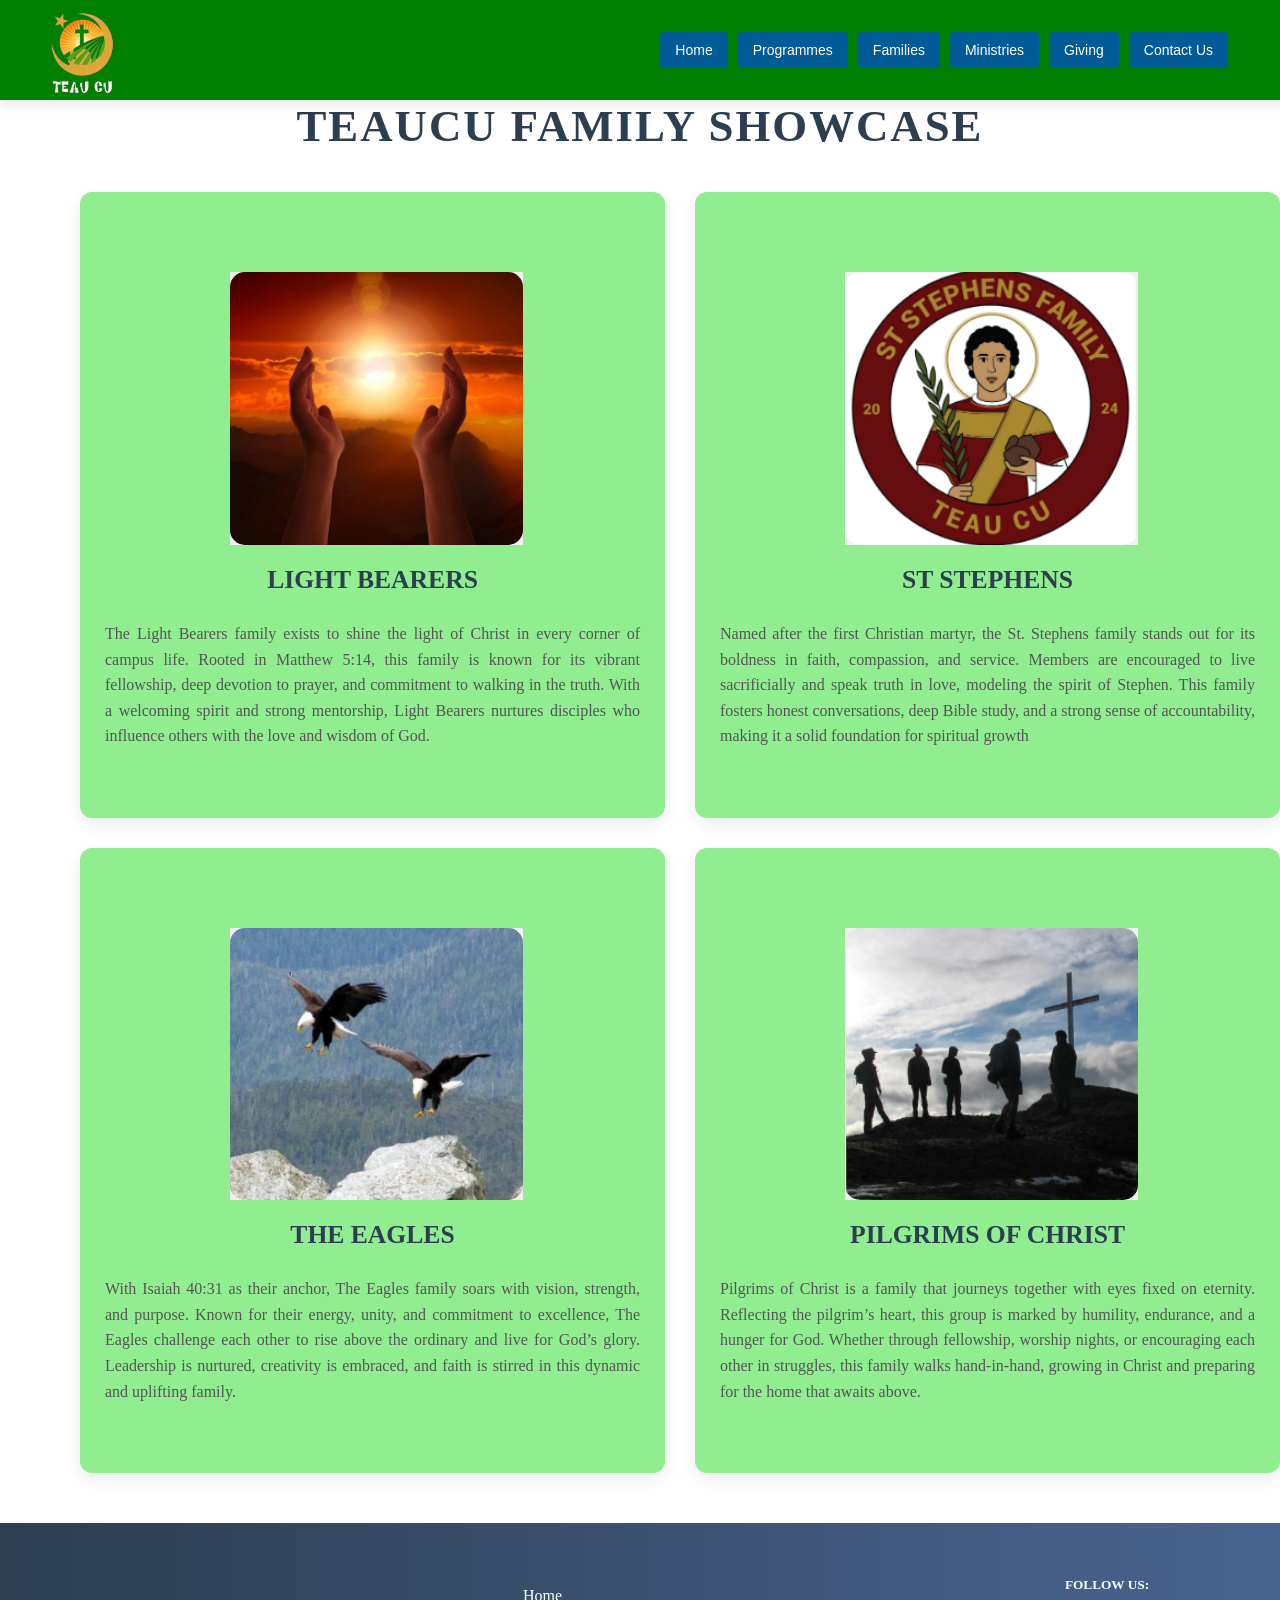
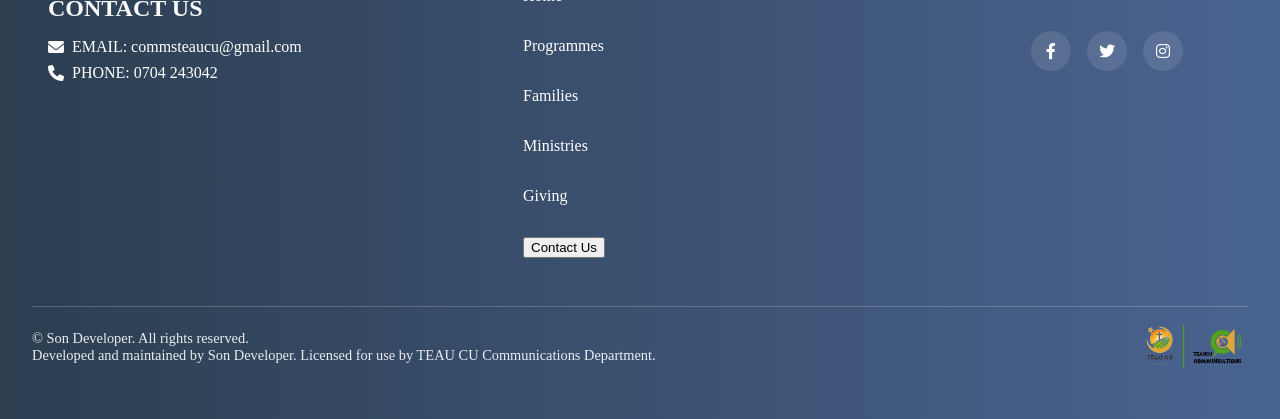
<file: Frontend/family.html>
<!DOCTYPE html>
<html lang="en">
<head>
    <!-- Website developed by Son Developer, © 2025 -->
    <meta charset="UTF-8">
    <meta name="viewport" content="width=device-width, initial-scale=1.0">
    <meta name="author" content="Son Developer">
    <title>Teacu- Families</title>
    <link rel="stylesheet" href="Css/family.css">   
    <link rel="stylesheet" href="https://cdnjs.cloudflare.com/ajax/libs/font-awesome/6.0.0/css/all.min.css">

</head>
<body>
    <header>
        <img class="Logo" src="Images/Logo.png" alt="the Teacu logo">
        <div class="hamburger" onclick="toggleMenu()">&#9776;</div>
        <div class="buttons" id="navMenu">
            <a href="index.html"><button>Home</button></a> 
            <a href="Programmes.html"><button>Programmes</button></a>
            <a href="family.html"><button>Families</button></a>
            <a href="Ministries.html"><button>Ministries</button></a>
            <a href="Giving.html"><button>Giving</button></a>
            <a href="https://forms.gle/Ggm7JXQ8SV6XBELp6" target="_blank"><button>Contact Us</button></a>
        </div>
    </header>

    <div class="page-title">
       <h1 id="dynamic-title">TEAUCU FAMILY SHOWCASE</h1>
    </div>

   

    <div class="maincontent">
        <div class="content-wrapper">
             <div class="image-container">
                <img src="Images/LIGHT BEARERS.png" alt="Technology Image">
            </div>
            <div class="text-content">
                <h1 class="title">LIGHT BEARERS</h1>
                <p class="description"><!-- Website developed by Son Developer, © 2025 -->
                    The Light Bearers family exists to shine the light of Christ in every corner of campus life.
                     Rooted in Matthew 5:14, this family is known for its vibrant fellowship, deep devotion to prayer, 
                     and commitment to walking in the truth. With a welcoming spirit and strong mentorship, 
                    Light Bearers nurtures disciples who influence others with the love and wisdom of God.
                </p>
            </div>
        </div>

        <div class="content-wrapper">
             <div class="image-container">
                <img src="Images/ST STEPHENS.png" alt="Technology Image">
            </div>
            <div class="text-content">
                <h1 class="title">ST STEPHENS</h1>
                <p class="description">
                    Named after the first Christian martyr, the St. Stephens family stands out for its boldness in faith,
                    compassion, and service. Members are encouraged to live sacrificially and speak truth in love, 
                    modeling the spirit of Stephen. This family fosters honest conversations, deep Bible study, 
                    and a strong sense of accountability, making it a solid foundation for spiritual growth
                </p>
            </div>
        </div>

        <div class="content-wrapper">
             <div class="image-container">
                <img src="Images/EAGLES.png" alt="Technology Image">
            </div>
            <div class="text-content">
                <h1 class="title">THE EAGLES</h1>
                <p class="description">
                    With Isaiah 40:31 as their anchor, The Eagles family soars with vision, strength, and purpose.
                     Known for their energy, unity, and commitment to excellence, 
                     The Eagles challenge each other to rise above the ordinary and live for God’s glory. 
                     Leadership is nurtured, creativity is embraced,
                     and faith is stirred in this dynamic and uplifting family.
                </p>
            </div>
        </div><!-- Website developed by Son Developer, © 2025 -->

        <div class="content-wrapper">
             <div class="image-container">
                <img src="Images/PILGRIMS OF CHRIST.png" alt="Technology Image">
            </div>
            <div class="text-content">
                <h1 class="title">PILGRIMS OF CHRIST</h1>
                <p class="description">
                    Pilgrims of Christ is a family that journeys together with eyes fixed on eternity.
                     Reflecting the pilgrim’s heart, this group is marked by humility, endurance, and a hunger for God.
                     Whether through fellowship, worship nights, or encouraging each other in struggles, this family walks hand-in-hand, 
                    growing in Christ and preparing for the home that awaits above.
                </p>
            </div>
        </div>
    </div><!-- Website developed by Son Developer, © 2025 -->
    
    
    <footer>
        <div class="footer-section bottomcontacts">
            <h3>CONTACT US</h3>
            <p><i class="fas fa-envelope"></i> &nbsp; EMAIL: commsteaucu@gmail.com</p>
            <p><i class="fas fa-phone"></i> &nbsp; PHONE: 0704 243042</p>
        </div>

        <div class="footer-section headbuttons">
            <a href="index.html">Home</a>
            <a href="Programmes.html">Programmes</a>
            <a href="family.html">Families</a>
            <a href="Ministries.html">Ministries</a>
            <a href="Giving.html">Giving</a>
            <a href="https://forms.gle/Ggm7JXQ8SV6XBELp6" target="_blank"><button>Contact Us</button></a>
        </div>
<!-- Website developed by Son Developer, © 2025 -->
        <div>
            <h5 class="follow">FOLLOW US:</h5>
            <div class="footer-section social-icons">            
                <a href="https://facebook.com" class="icon" target="_blank"><i class="fab fa-facebook-f"></i></a>
                <a href="https://twitter.com" class="icon" target="_blank"><i class="fab fa-twitter"></i></a>
                <a href="https://instagram.com" class="icon" target="_blank"><i class="fab fa-instagram"></i></a>
            </div>
        </div>
        

        <div class="bottom-row">
            <div class="bottomfooter">
                 <!-- Website developed by Son Developer, © 2025 --> 
                  <p>&copy; <span id="year"></span> Son Developer. All rights reserved.<br>
                    Developed and maintained by Son Developer. Licensed for use by TEAU CU Communications Department.</p>

            </div>
            <img src="Images/logobottom.png" alt="footerimage" class="footer-image">
        </div>
    </footer>
    <!-- Website developed by Son Developer, © 2025 -->
    

    <script src="Javascript/index.js"></script>
    <!-- Website developed by Son Developer, © 2025 -->
</body>
<!-- Website developed by Son Developer, © 2025 -->
</html>
</file>
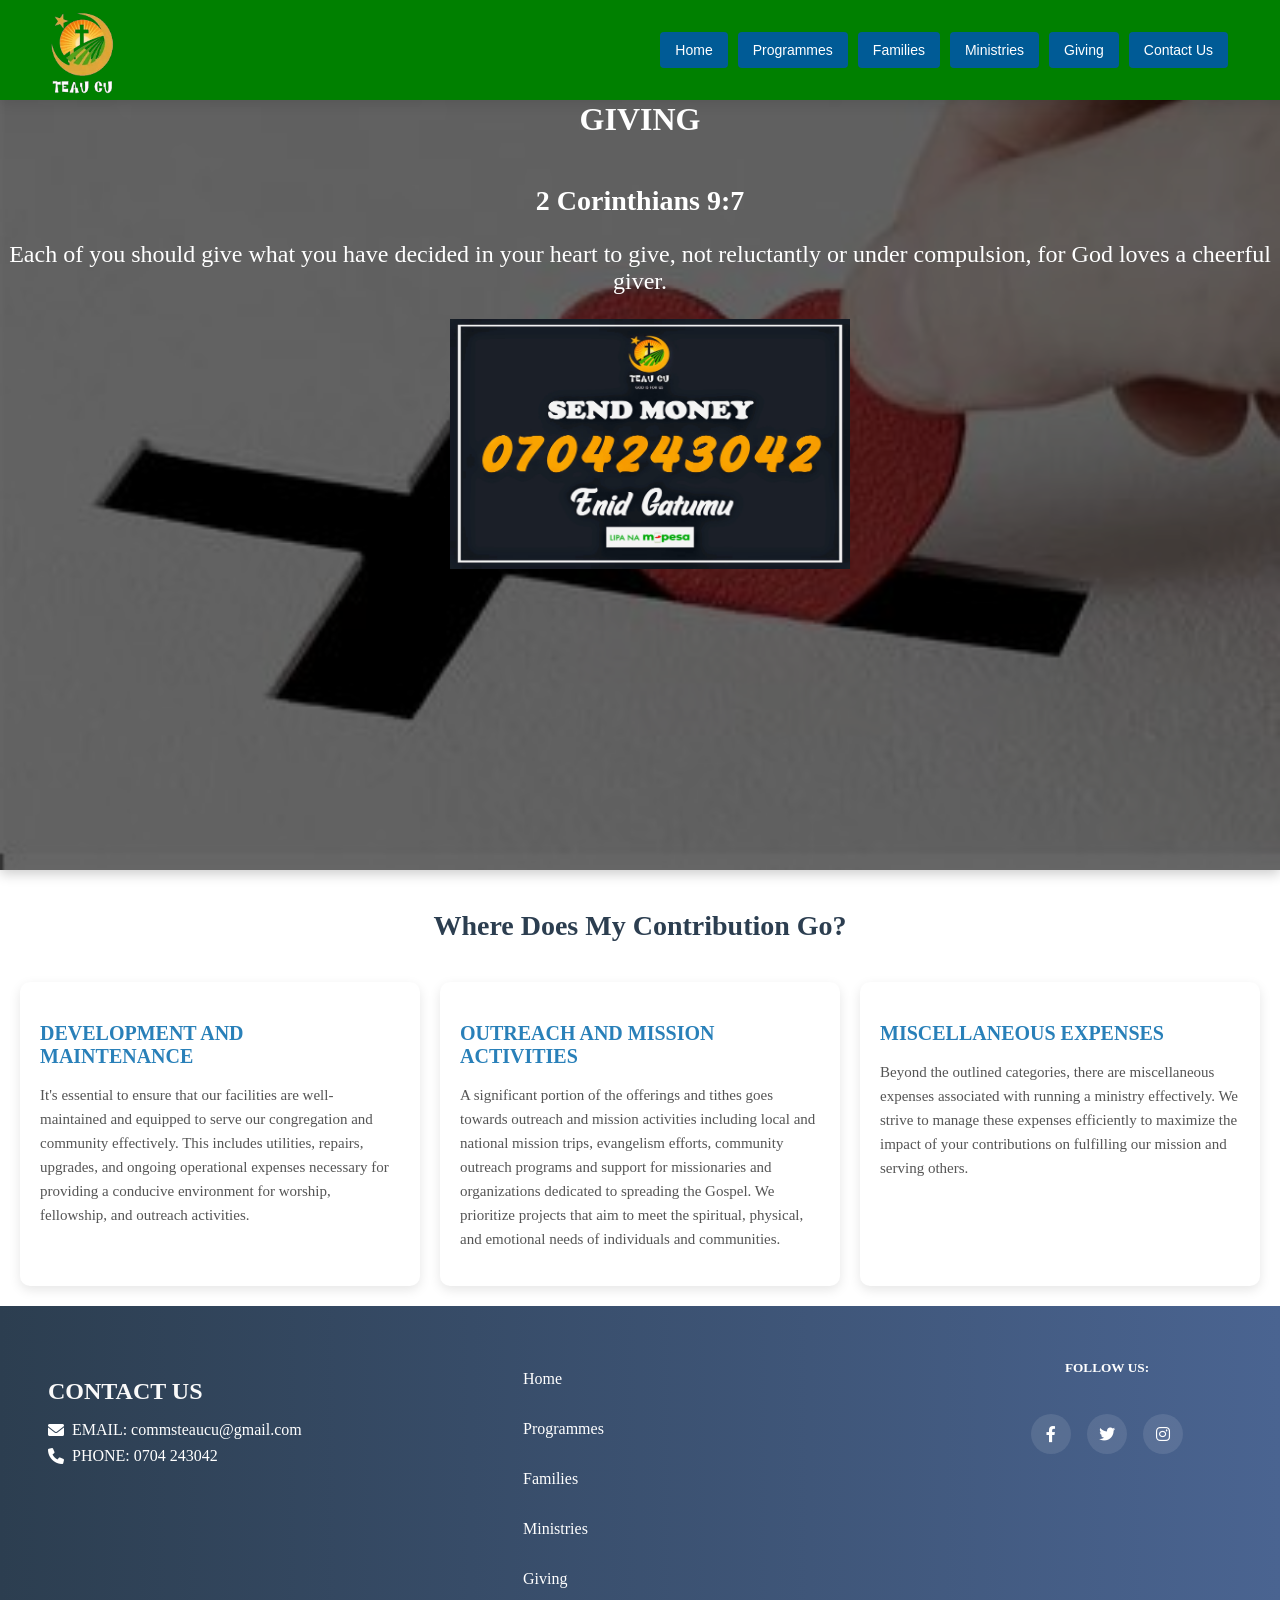
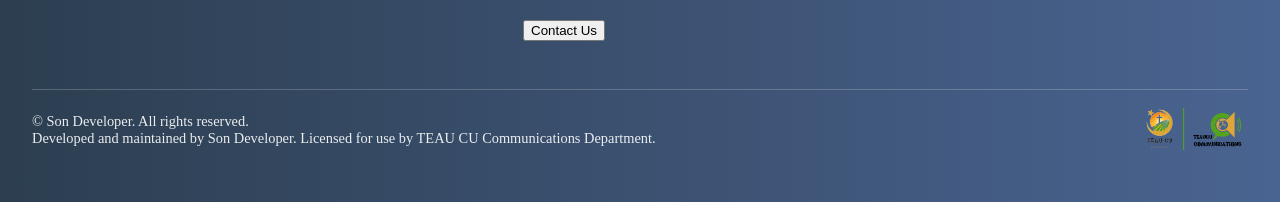
<file: Frontend/Giving.html>
<!DOCTYPE html>
<!-- Website developed by Son Developer, © 2025 -->
<html lang="en">
<head>
    <meta charset="UTF-8">
    <meta name="viewport" content="width=device-width, initial-scale=1.0">
    <meta name="author" content="Son Developer">
    <title>Teacu- Home</title>
    <link rel="stylesheet" href="Css/Giving.css">   
    <link rel="stylesheet" href="https://cdnjs.cloudflare.com/ajax/libs/font-awesome/6.0.0/css/all.min.css">

</head>
<body>
    <!-- Website developed by Son Developer, © 2025 -->
    <header>
        <img class="Logo" src="Images/Logo.png" alt="the Teacu logo">
        <div class="hamburger" onclick="toggleMenu()">&#9776;</div>
        <div class="buttons" id="navMenu">
            <a href="index.html"><button>Home</button></a> 
            <a href="Programmes.html"><button>Programmes</button></a>
            <a href="family.html"><button>Families</button></a>
            <a href="Ministries.html"><button>Ministries</button></a>
            <a href="Giving.html"><button>Giving</button></a>
            <a href="https://forms.gle/Ggm7JXQ8SV6XBELp6" target="_blank"><button>Contact Us</button></a>
            
        </div>
    </header>

    <div class="giving-container">
        <img src="Images/red-heart-symbol-put-by-260nw-411395353.png" alt="Giving offering image">
        <div class="overlay">
            <h1>GIVING</h1>
            <h5>2 Corinthians 9:7 </h5>
            <p class="p1">Each of you should give what you have decided in your heart to give, not reluctantly or under compulsion, for God loves a cheerful giver.</p>
            <img src="Images/Lipa na mpesa.jpg" alt="Lipa na mpesa">
        </div>
    </div>
    <!-- Website developed by Son Developer, © 2025 -->
    <div class="section-title">Where Does My Contribution Go?</div>

    <div class="contribution-row">
        <div class="column">
            <h3>DEVELOPMENT AND MAINTENANCE</h3>
            <p>
                It's essential to ensure that our facilities are well-maintained and equipped to serve our congregation and community effectively. This includes utilities, repairs, upgrades, and ongoing operational expenses necessary for providing a conducive environment for worship, fellowship, and outreach activities.
            </p>
        </div>

        <div class="column">
            <h3>OUTREACH AND MISSION ACTIVITIES</h3>
            <p>
                A significant portion of the offerings and tithes goes towards outreach and mission activities including local and national mission trips, evangelism efforts, community outreach programs and support for missionaries and organizations dedicated to spreading the Gospel. We prioritize projects that aim to meet the spiritual, physical, and emotional needs of individuals and communities.
            </p>
        </div>

        <div class="column">
            <h3>MISCELLANEOUS EXPENSES</h3>
            <p>
               Beyond the outlined categories, there are miscellaneous expenses associated with running a ministry effectively. We strive to manage these expenses efficiently to maximize the impact of your contributions on fulfilling our mission and serving others.
            </p>
        </div>
    </div>

    <!-- Website developed by Son Developer, © 2025 -->
    <footer>
        <div class="footer-section bottomcontacts">
            <h3>CONTACT US</h3>
            <p><i class="fas fa-envelope"></i> &nbsp; EMAIL: commsteaucu@gmail.com</p>
            <p><i class="fas fa-phone"></i> &nbsp; PHONE: 0704 243042</p>
        </div>

        <div class="footer-section headbuttons">
            <a href="index.html">Home</a>
            <a href="Programmes.html">Programmes</a>
            <a href="family.html">Families</a>
            <a href="Ministries.html">Ministries</a>
            <a href="Giving.html">Giving</a>
            <a href="https://forms.gle/Ggm7JXQ8SV6XBELp6" target="_blank"><button>Contact Us</button></a>
        </div>

        <div>
            <h5 class="follow">FOLLOW US:</h5>
            <div class="footer-section social-icons">            
                <a href="https://facebook.com" class="icon" target="_blank"><i class="fab fa-facebook-f"></i></a>
                <a href="https://twitter.com" class="icon" target="_blank"><i class="fab fa-twitter"></i></a>
                <a href="https://instagram.com" class="icon" target="_blank"><i class="fab fa-instagram"></i></a>
            </div>
        </div>
        
        <!-- Website developed by Son Developer, © 2025 -->
        <div class="bottom-row">
            <div class="bottomfooter">
                 <!-- Website developed by Son Developer, © 2025 --> 
                  <p>&copy; <span id="year"></span> Son Developer. All rights reserved.<br>
                    Developed and maintained by Son Developer. Licensed for use by TEAU CU Communications Department.</p>

            </div>
            <img src="Images/logobottom.png" alt="footerimage" class="footer-image">
        </div>
    </footer>


     <!-- Website developed by Son Developer, © 2025 -->
    <script src="Javascript/index.js"></script>
</body>
<!-- Website developed by Son Developer, © 2025 -->
</html>
</file>
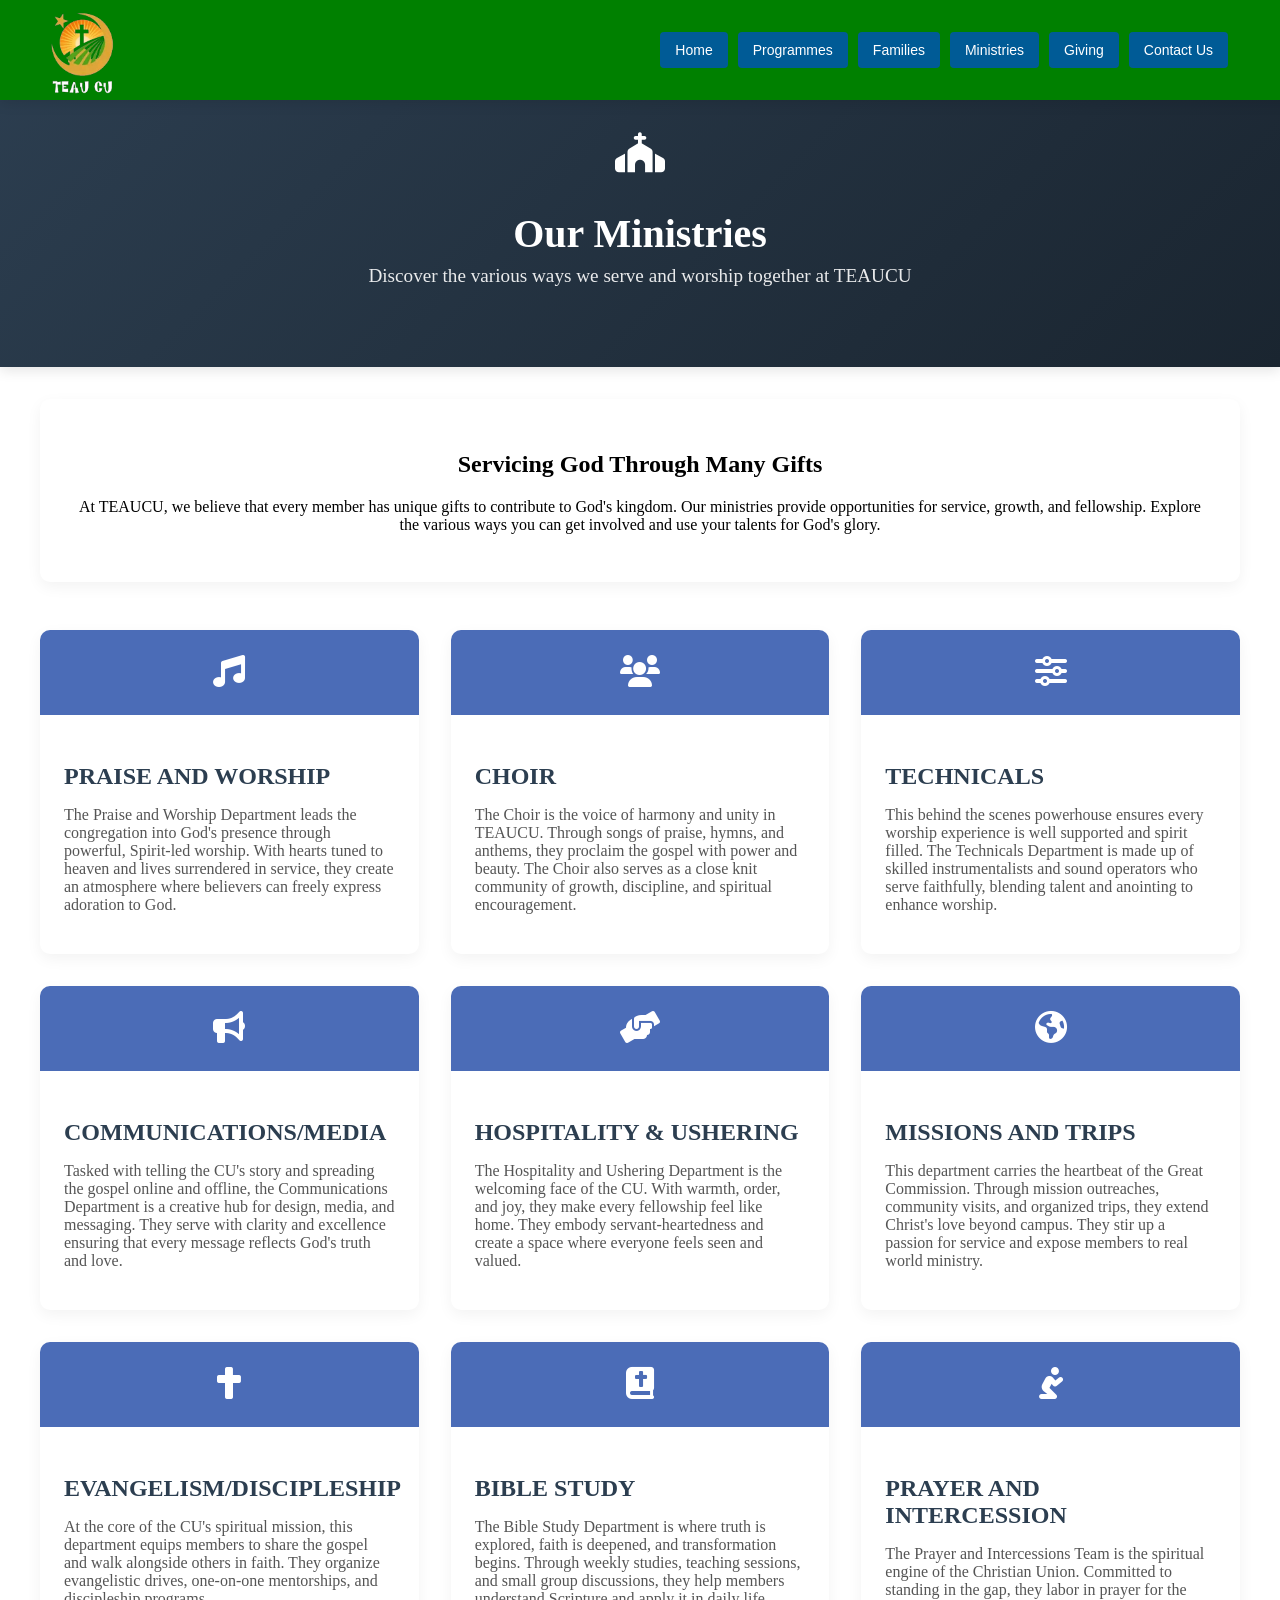
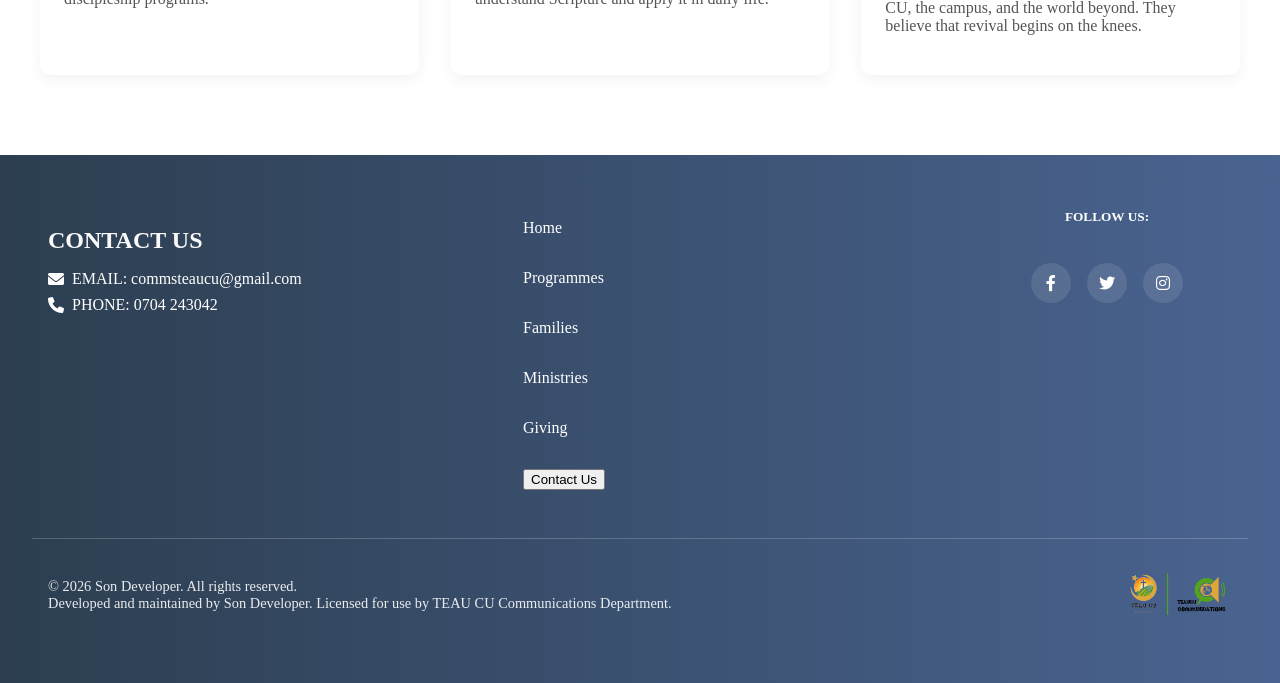
<file: Frontend/Ministries.html>
<!DOCTYPE html>
<html lang="en">
<head>
    <meta charset="UTF-8">
    <meta name="viewport" content="width=device-width, initial-scale=1.0">
    <meta name="author" content="Son Developer">
    <title>Teacu-Programmes</title>  
    <link rel="stylesheet" href="Css/Ministries.css"> 
    <link rel="stylesheet" href="https://cdnjs.cloudflare.com/ajax/libs/font-awesome/6.0.0/css/all.min.css">
</head>
<body>

    <header>
        <img class="Logo" src="Images/Logo.png" alt="the Teacu logo">
        <div class="hamburger" onclick="toggleMenu()">&#9776;</div>
        <div class="buttons" id="navMenu">
            <a href="index.html"><button>Home</button></a> 
            <a href="Programmes.html"><button>Programmes</button></a>            
            <a href="family.html"><button>Families</button></a>
            <a href="Ministries.html"><button>Ministries</button></a>
            <a href="Giving.html"><button>Giving</button></a>
            <a href="https://forms.gle/Ggm7JXQ8SV6XBELp6" target="_blank"><button>Contact Us</button></a>
        </div><!-- Website developed by Son Developer, © 2025 -->
    </header>


    <section>
        <div class="logo">
            <i class="fas fa-church"></i>
        </div>
        <h1>Our Ministries</h1>
        <p class="subtitle">Discover the various ways we serve and worship together at TEAUCU</p>
    </section>
    
    <div class="container">
        <div class="ministries-intro">
            <h2>Servicing God Through Many Gifts</h2>
            <p>At TEAUCU, we believe that every member has unique gifts to contribute to God's kingdom. Our ministries provide opportunities for service, growth, and fellowship. Explore the various ways you can get involved and use your talents for God's glory.</p>
        </div>
        
        <div class="ministries-grid">
            <!-- Praise and Worship -->
            <div class="ministry-card">
                <div class="ministry-icon">
                    <i class="fas fa-music"></i>
                </div><!-- Website developed by Son Developer, © 2025 -->
                <div class="ministry-content">
                    <h3 class="ministry-title">PRAISE AND WORSHIP</h3>
                    <p class="ministry-description">The Praise and Worship Department leads the congregation into God's presence through powerful, Spirit-led worship. With hearts tuned to heaven and lives surrendered in service, they create an atmosphere where believers can freely express adoration to God.</p>
                </div>
            </div>
            
            <!-- Choir -->
            <div class="ministry-card">
                <div class="ministry-icon">
                    <i class="fas fa-users"></i>
                </div>
                <div class="ministry-content">
                    <h3 class="ministry-title">CHOIR</h3>
                    <p class="ministry-description">The Choir is the voice of harmony and unity in TEAUCU. Through songs of praise, hymns, and anthems, they proclaim the gospel with power and beauty. The Choir also serves as a close knit community of growth, discipline, and spiritual encouragement.</p>
                </div>
            </div>
            
            <!-- Technicals -->
            <div class="ministry-card">
                <div class="ministry-icon">
                    <i class="fas fa-sliders-h"></i>
                </div>
                <div class="ministry-content">
                    <h3 class="ministry-title">TECHNICALS</h3>
                    <p class="ministry-description">This behind the scenes powerhouse ensures every worship experience is well supported and spirit filled. The Technicals Department is made up of skilled instrumentalists and sound operators who serve faithfully, blending talent and anointing to enhance worship.</p>
                </div>
            </div>
            <!-- Website developed by Son Developer, © 2025 -->
            <!-- Communications/Media -->
            <div class="ministry-card">
                <div class="ministry-icon">
                    <i class="fas fa-bullhorn"></i>
                </div>
                <div class="ministry-content">
                    <h3 class="ministry-title">COMMUNICATIONS/MEDIA</h3>
                    <p class="ministry-description">Tasked with telling the CU's story and spreading the gospel online and offline, the Communications Department is a creative hub for design, media, and messaging. They serve with clarity and excellence ensuring that every message reflects God's truth and love.</p>
                </div>
            </div>
            
            <!-- Hospitality & Ushering -->
            <div class="ministry-card">
                <div class="ministry-icon">
                    <i class="fas fa-hands-helping"></i>
                </div>
                <div class="ministry-content">
                    <h3 class="ministry-title">HOSPITALITY & USHERING</h3>
                    <p class="ministry-description">The Hospitality and Ushering Department is the welcoming face of the CU. With warmth, order, and joy, they make every fellowship feel like home. They embody servant-heartedness and create a space where everyone feels seen and valued.</p>
                </div>
            </div>
            <!-- Website developed by Son Developer, © 2025 -->
            <!-- Missions and Trips -->
            <div class="ministry-card">
                <div class="ministry-icon">
                    <i class="fas fa-globe-americas"></i>
                </div>
                <div class="ministry-content">
                    <h3 class="ministry-title">MISSIONS AND TRIPS</h3>
                    <p class="ministry-description">This department carries the heartbeat of the Great Commission. Through mission outreaches, community visits, and organized trips, they extend Christ's love beyond campus. They stir up a passion for service and expose members to real world ministry.</p>
                </div>
            </div>
            
            <!-- Evangelism/Discipleship -->
            <div class="ministry-card">
                <div class="ministry-icon">
                    <i class="fas fa-cross"></i>
                </div>
                <div class="ministry-content">
                    <h3 class="ministry-title">EVANGELISM/DISCIPLESHIP</h3>
                    <p class="ministry-description">At the core of the CU's spiritual mission, this department equips members to share the gospel and walk alongside others in faith. They organize evangelistic drives, one-on-one mentorships, and discipleship programs.</p>
                </div>
            </div>
            
            <!-- Bible Study -->
            <div class="ministry-card">
                <div class="ministry-icon">
                    <i class="fas fa-bible"></i>
                </div><!-- Website developed by Son Developer, © 2025 -->
                <div class="ministry-content">
                    <h3 class="ministry-title">BIBLE STUDY</h3>
                    <p class="ministry-description">The Bible Study Department is where truth is explored, faith is deepened, and transformation begins. Through weekly studies, teaching sessions, and small group discussions, they help members understand Scripture and apply it in daily life.</p>
                </div>
            </div><!-- Website developed by Son Developer, © 2025 -->
            
            <!-- Prayer and Intercession -->
            <div class="ministry-card">
                <div class="ministry-icon">
                    <i class="fas fa-pray"></i>
                </div>
                <div class="ministry-content">
                    <h3 class="ministry-title">PRAYER AND INTERCESSION</h3>
                    <p class="ministry-description">The Prayer and Intercessions Team is the spiritual engine of the Christian Union. Committed to standing in the gap, they labor in prayer for the CU, the campus, and the world beyond. They believe that revival begins on the knees.</p>
                </div>
            </div>
        </div>
    </div>


    <footer>
        <div class="footer-section bottomcontacts">
            <h3>CONTACT US</h3>
            <p><i class="fas fa-envelope"></i> &nbsp; EMAIL: commsteaucu@gmail.com</p>
            <p><i class="fas fa-phone"></i> &nbsp; PHONE: 0704 243042</p>
        </div><!-- Website developed by Son Developer, © 2025 -->

        <div class="footer-section headbuttons">
            <a href="index.html">Home</a>
            <a href="Programmes.html">Programmes</a>
            <a href="family.html">Families</a>
            <a href="Ministries.html">Ministries</a>
            <a href="Giving.html">Giving</a>
            <a href="https://forms.gle/Ggm7JXQ8SV6XBELp6" target="_blank"><button>Contact Us</button></a>
        </div>

        <div>
            <h5 class="follow">FOLLOW US:</h5>
            <div class="footer-section social-icons">            
                <a href="https://facebook.com" class="icon" target="_blank"><i class="fab fa-facebook-f"></i></a>
                <a href="https://twitter.com" class="icon" target="_blank"><i class="fab fa-twitter"></i></a>
                <a href="https://instagram.com" class="icon" target="_blank"><i class="fab fa-instagram"></i></a>
            </div><!-- Website developed by Son Developer, © 2025 -->
        </div>
        

        <div class="bottom-row"> <!-- Website developed by Son Developer, © 2025 -->
            <div class="bottomfooter">
                  <!-- Website developed by Son Developer, © 2025 --> 
                  <p>&copy; <span id="year"></span> Son Developer. All rights reserved.<br>
                    Developed and maintained by Son Developer. Licensed for use by TEAU CU Communications Department.</p>
 
            </div>
            <img src="Images/logobottom.png" alt="footerimage" class="footer-image">
        </div>
    </footer>

    <script src="Javascript/programme.js"></script>
    <!-- Website developed by Son Developer, © 2025 -->
    
</body>
<!-- Website developed by Son Developer, © 2025 -->
</html>
</file>
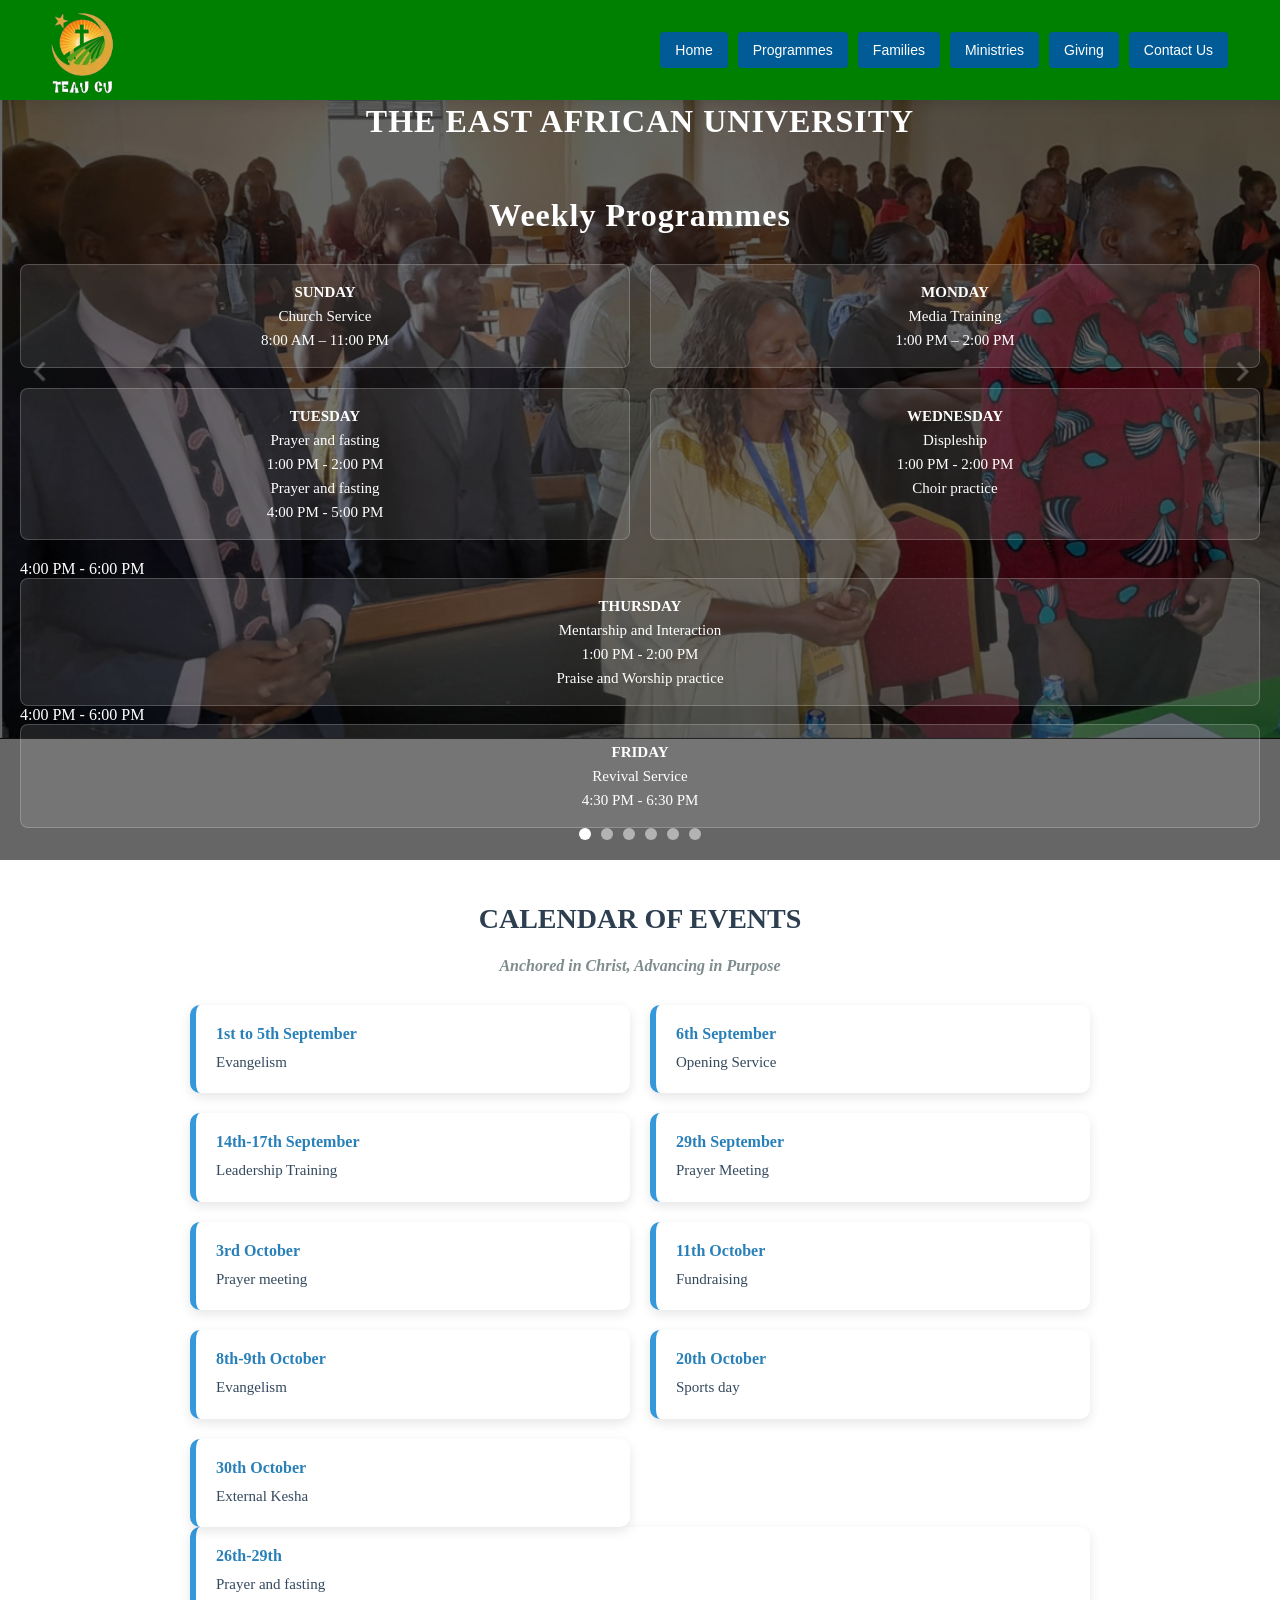
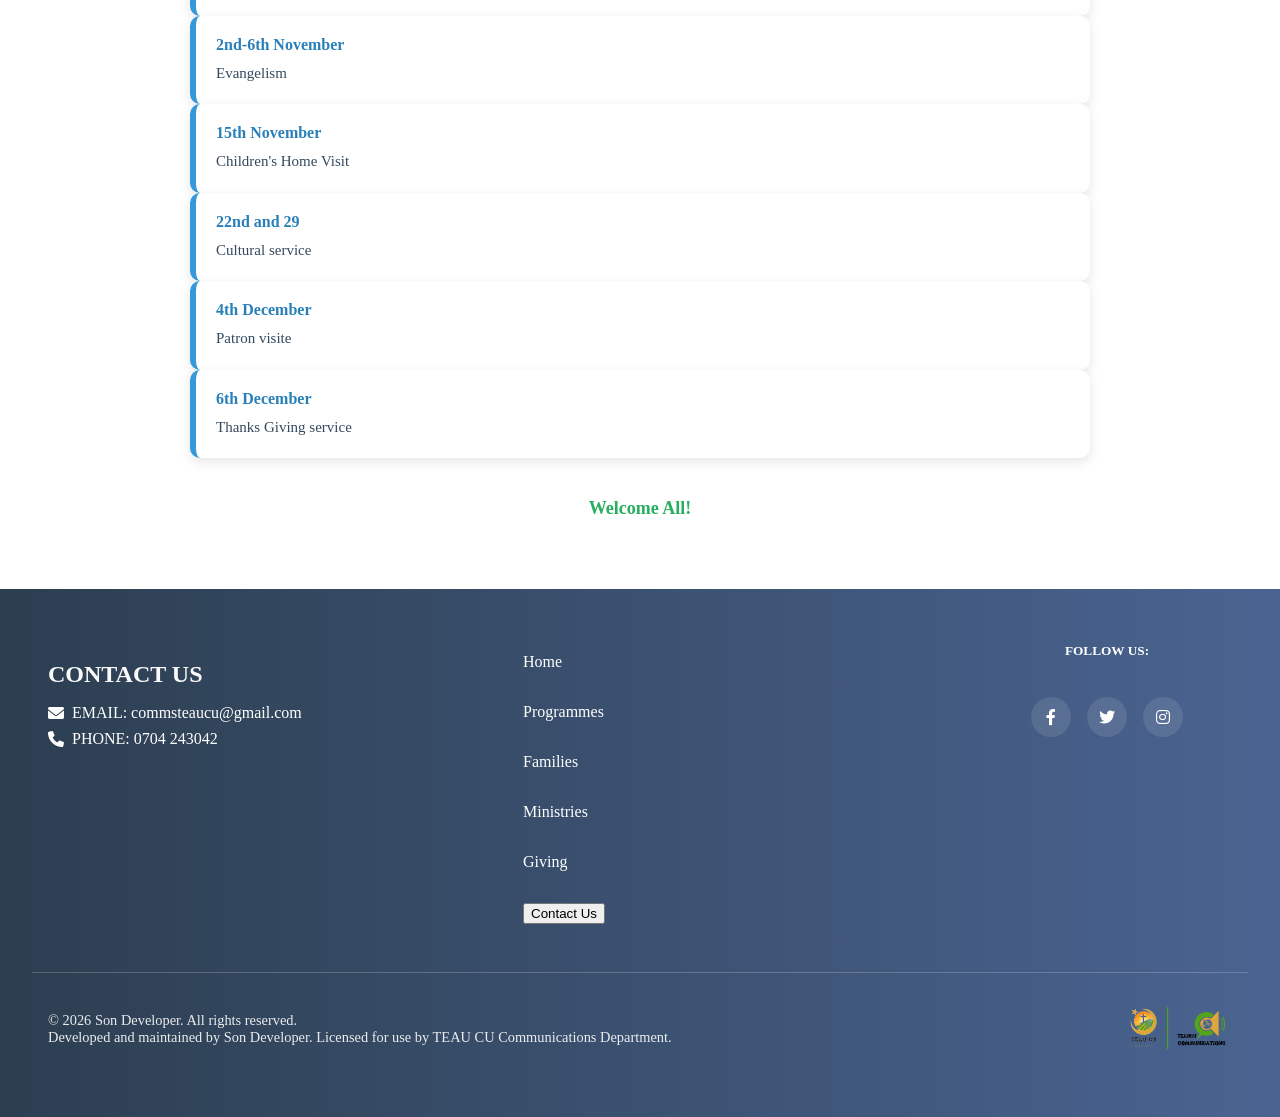
<file: Frontend/Programmes.html>
<!DOCTYPE html>
<!-- Website developed by Son Developer, © 2025 -->
<html lang="en">
<head>
    <meta charset="UTF-8">
    <meta name="viewport" content="width=device-width, initial-scale=1.0">
    <meta name="author" content="Son Developer">
    <title>Teacu-Programmes</title>  
    <link rel="stylesheet" href="Css/programmes.css"> 
    <link rel="stylesheet" href="https://cdnjs.cloudflare.com/ajax/libs/font-awesome/6.0.0/css/all.min.css">
</head>
<body>

    <header>
        <img class="Logo" src="Images/Logo.png" alt="the Teacu logo">
        <div class="hamburger" onclick="toggleMenu()">&#9776;</div>
        <div class="buttons" id="navMenu">
            <a href="index.html"><button>Home</button></a> 
            <a href="Programmes.html"><button>Programmes</button></a>            
            <a href="family.html"><button>Families</button></a>
            <a href="Ministries.html"><button>Ministries</button></a>
            <a href="Giving.html"><button>Giving</button></a>
            <a href="https://forms.gle/Ggm7JXQ8SV6XBELp6" target="_blank"><button>Contact Us</button></a>
        </div>
    </header>

<div class="programme-container">
   <div class="slides">
      <div class="slide active"><img src="Images/Church.png" alt="Image" /></div>
      <div class="slide"><img src="Images/church 2.png" alt="Image 2" /></div>
      <div class="slide"><img src="Images/Church 3.jpg" alt="Image 3" /></div>
      <div class="slide"><img src="Images/Church 4.jpg" alt="Image 4" /></div>
      <div class="slide"><img src="Images/Church 5.jpg" alt="Image 5" /></div>
      <div class="slide"><img src="Images/Church 6.png" alt="Image 6" /></div>
    </div>
      <div class="dots">
      <div class="dot active"></div>
      <div class="dot"></div>
      <div class="dot"></div>
      <div class="dot"></div>
      <!-- Website developed by Son Developer, © 2025 -->
      <div class="dot"></div>
      <div class="dot"></div>
    </div>
    
    <div class="overlay">
      <h1>THE EAST AFRICAN UNIVERSITY</h1>
      <h2>Weekly Programmes</h2>
      <div class="programme-list">
        <div class="programme-item">
          <strong>SUNDAY</strong><br />
          Church Service<br />
          8:00 AM – 11:00 PM
        </div>
        <div class="programme-item">
          <strong>MONDAY</strong><br />
          Media Training<br />
          1:00 PM – 2:00 PM
        </div>
        <div class="programme-item">
          <strong>TUESDAY</strong><br />
          Prayer and fasting<br />
            1:00 PM - 2:00 PM
            <br />
          Prayer and fasting<br />
            4:00 PM - 5:00 PM
          <!-- Website developed by Son Developer, © 2025 -->
        </div>
        <div class="programme-item">
          <strong>WEDNESDAY</strong><br />
          Displeship<br />
            1:00 PM - 2:00 PM
              <br />
          Choir practice<br />
        </div>
          4:00 PM - 6:00 PM
        </div>
        <div class="programme-item">
          <strong>THURSDAY</strong><br />
          Mentarship and Interaction<br />
            1:00 PM - 2:00 PM
            <br />
          Praise and Worship practice<br />
        </div>
          4:00 PM - 6:00 PM
        <div class="programme-item">
          <strong>FRIDAY</strong><br />
          Revival Service<br />
            4:30 PM - 6:30 PM
        </div>
      </div>
    </div>
  </div>

  <div class="calendar-container">
    <div class="calendar-header">
      <h2>CALENDAR OF EVENTS</h2>
      <h4>Anchored in Christ, Advancing in Purpose</h4>
      <!-- Website developed by Son Developer, © 2025 -->
    </div>

    <div class="event-grid">
      <div class="event-card">
        <div class="event-date">1st to 5th September</div>
        <div class="event-desc">Evangelism</div>
      </div>
        
      <div class="event-card">
        <div class="event-date">6th September</div>
        <div class="event-desc">Opening Service</div>
      </div>

      <div class="event-card">
        <div class="event-date">14th-17th September</div>
        <div class="event-desc">Leadership Training</div>
      </div>

      <div class="event-card">
        <div class="event-date">29th September</div>
        <div class="event-desc">Prayer Meeting</div>
      </div>

      <div class="event-card">
        <div class="event-date">3rd October</div>
        <div class="event-desc">Prayer meeting</div>
      </div>

      <div class="event-card">
        <div class="event-date">11th October</div>
        <div class="event-desc">Fundraising</div>
      </div>

      <div class="event-card">
        <div class="event-date">8th-9th October</div>
        <div class="event-desc">Evangelism</div>
        <!-- Website developed by Son Developer, © 2025 -->
      </div>

      <div class="event-card">
        <div class="event-date">20th October</div>
        <div class="event-desc">Sports day</div>
      </div>

      <div class="event-card">
        <div class="event-date">30th October</div>
        <div class="event-desc">External Kesha</div>
      </div>
    </div>

      <div class="event-card">
        <div class="event-date">26th-29th</div>
        <div class="event-desc">Prayer and fasting</div>
      </div>
      
      <div class="event-card">
        <div class="event-date">2nd-6th November</div>
        <div class="event-desc">Evangelism</div>
      </div>
      
      <div class="event-card">
        <div class="event-date">15th November</div>
        <div class="event-desc">Children's Home Visit</div>
      </div>
      
      <div class="event-card">
        <div class="event-date">22nd and 29</div>
        <div class="event-desc">Cultural service</div>
      </div>
      
      <div class="event-card">
        <div class="event-date">4th December</div>
        <div class="event-desc">Patron visite</div>
      </div>
      
      <div class="event-card">
        <div class="event-date">6th December</div>
        <div class="event-desc">Thanks Giving service</div>
      </div>

    <div class="welcome">Welcome All!</div>
  </div>





    <footer>
        <div class="footer-section bottomcontacts">
            <h3>CONTACT US</h3>
            <p><i class="fas fa-envelope"></i> &nbsp; EMAIL: commsteaucu@gmail.com</p>
            <p><i class="fas fa-phone"></i> &nbsp; PHONE: 0704 243042</p>
        </div>

        <div class="footer-section headbuttons">
          <!-- Website developed by Son Developer, © 2025 -->
            <a href="index.html">Home</a>
            <a href="Programmes.html">Programmes</a>
            <a href="family.html">Families</a>
            <a href="Ministries.html">Ministries</a>
            <a href="Giving.html">Giving</a>
            <a href="https://forms.gle/Ggm7JXQ8SV6XBELp6" target="_blank"><button>Contact Us</button></a>
        </div>

        <div>
            <h5 class="follow">FOLLOW US:</h5>
            <div class="footer-section social-icons">            
                <a href="https://facebook.com" class="icon" target="_blank"><i class="fab fa-facebook-f"></i></a>
                <a href="https://twitter.com" class="icon" target="_blank"><i class="fab fa-twitter"></i></a>
                <a href="https://instagram.com" class="icon" target="_blank"><i class="fab fa-instagram"></i></a>
            </div>
        </div>
        

        <div class="bottom-row">
            <div class="bottomfooter">
                <!-- Website developed by Son Developer, © 2025 --> 
                  <p>&copy; <span id="year"></span> Son Developer. All rights reserved.<br>
                    Developed and maintained by Son Developer. Licensed for use by TEAU CU Communications Department.</p>

            </div>
            <img src="Images/logobottom.png" alt="footerimage" class="footer-image">
        </div>
    </footer>

    <script src="Javascript/programme.js"></script>
    <!-- Website developed by Son Developer, © 2025 -->
</body>
</html>
</file>
<file: Frontend/Css/family.css>
/* <!-- Website developed by Son Developer, © 2025 --> */
body {
  margin: 0;
  height: 100%;
  margin: 0;
  padding: 0;
}

 /* Header */
header {
    position: fixed;
    top: 0;
    left: 0;
    height: 70px;
    width: 100%;
    background-color: green;
    display: flex;
    justify-content: left;
    align-items: center;
    padding: 15px 30px;
    box-shadow: 0 4px 12px rgba(0,0,0,0.1);
    z-index: 1000;
    padding: 15px;
    margin: 0;
    animation: slideDown 1s ease-out;
}



    @keyframes slideDown {
      from { transform: translateY(-100%); opacity: 0; }
      to   { transform: translateY(0); opacity: 1; }
    }

/* Page title */
.page-title {
    text-align: center;
    margin-top: 100px;
    margin-bottom: 40px;
}

#dynamic-title {
    font-size: 2.8em;
    font-weight: 700;
    color: #2c3e50;
    opacity: 0;
    transform: translateY(-30px);
    animation: fadeSlideIn 1.5s ease-out forwards;
    letter-spacing: 2px;
}

    @keyframes fadeSlideIn {
      to {
        opacity: 1;
        transform: translateY(0);
      }
    }

.Logo {
    width: auto;
    height: 100px;
    object-fit: contain;
}

.buttons {
    object-fit: contain;
    margin-left: 40%;
    cursor: pointer;
    display: flex;
    gap: 10px;
}

.button {
    cursor: pointer;
    background-color: transparent;
    border: none;
    font-size: larger;
    color: gold;
}


.buttons button {
    background-color: #005b96;
    color: white;
    border: none;
    padding: 10px 15px;
    border-radius: 4px;
    cursor: pointer;
    font-size: 14px;
}

.buttons button:hover {
    background-color: #003f6b;
}

.hamburger {
    display: none;
    font-size: 28px;
    cursor: pointer;
    user-select: none;
}




/*the css for the divs for the families*/
/* Main container: two items per row on desktop */
.maincontent {
    display: grid;
    grid-template-columns: repeat(auto-fit, minmax(400px, 1fr));
    gap: 30px;
    max-width: 1200px;
    padding-bottom: 50px;
    padding-left: 80px;
      
}

/* Each content block */
.content-wrapper {
    display: flex;
    flex-direction: column;
    background-color: lightgreen;
    border-radius: 12px;
    box-shadow: 0 6px 16px rgba(0, 0, 0, 0.08);
    padding-top: 80px;
    overflow: hidden;
    transition: transform 0.3s ease;
    animation: slideDown 1s ease-in;
}

.content-wrapper:hover {
    transform: translateY(-5px);
}

/* Image section on top */
.image-container {
    width: 50%;
    height: 50%;
    margin-left: 150px;
    background-color: #f0f0f0;
    overflow: hidden;
}

.image-container img {
    width: 100%;
    height: 100%;
    object-fit: cover;
    display: block;
    border-radius: 15px;
}

 /* Text section below */
.text-content {
    padding: 20px 25px;
    display: flex;
    flex-direction: column;
    justify-content: center;
}
/* <!-- Website developed by Son Developer, © 2025 --> */
.title {
    font-size: 1.6em;
    margin: 0 0 10px;
    color: #2c3e50;
    font-weight: 600;
    text-align: center;
}

.description {
    font-size: 1em;
    color: #555;
    line-height: 1.6;
    text-align: justify;
}

        

/*The css for the whole footer section*/
footer {
    background: linear-gradient(to right, #2c3e50, #4a6491);
    color: white;
    padding: 2rem;
    display: flex;
    flex-wrap: wrap;
    position: relative;
    width: auto;
}
        
.footer-section {
    flex: 1;
    min-width: 250px;
    padding: 1rem;
}
        
.bottomcontacts h3 {
    font-size: 1.5rem;
    margin-bottom: 1rem;
    color: #f9f9f9;
}
        
.bottomcontacts p {
    margin: 0.5rem 0;
    display: flex;
    align-items: center;
}
        
.headbuttons {
    display: flex;
    flex-direction: column;
}
        
.headbuttons a {
    color: white;
    text-decoration: none;
    margin: 0.5rem 0;
    padding: 0.5rem;
    border-radius: 4px;
    transition: background-color 0.3s;
}
       
.headbuttons a:hover {
    background-color: rgba(255, 255, 255, 0.1);
}
  

.follow {
    display: flex;
    justify-content: center;
    gap: 1rem
}

.social-icons {
    display: flex;
    justify-content: center;
    gap: 1rem;
}
        
.social-icons a {
    display: flex;
    justify-content: center;
    align-items: center;
    width: 40px;
    height: 40px;
    background-color: rgba(255, 255, 255, 0.1);
    border-radius: 50%;
    color: white;
    text-decoration: none;
    transition: background-color 0.3s, transform 0.3s;
}
       
.social-icons a:hover {
    background-color: rgba(255, 255, 255, 0.2);
    transform: translateY(-3px);
}
       
.bottom-row {
    display: flex;
    justify-content: space-between;
    align-items: center;
    width: 100%;
    margin-top: 1rem;
    border-top: 1px solid rgba(255, 255, 255, 0.2);
}
/* <!-- Website developed by Son Developer, © 2025 --> */        
.bottomfooter {
    flex: 1;
}
        
.bottomfooter p {
    margin: 0;
    font-size: 0.9rem;
    opacity: 0.9;
}
        
.footer-image {
    max-height: 80px;
    margin-left: 1rem;
}
/* Media queries for mobile */
@media (max-width: 768px) {
    .buttons {
        display: none;
        flex-direction: column;
        position: absolute;
        top: 60px;
        left: 0;
        right: 0;
        background-color: teal;
        padding: 15px;
        gap: 10px;
        box-shadow: 0 4px 8px rgba(0,0,0,0.1);
    }

    .buttons.show {
        display: flex;
    }

    .hamburger {
        display: block;
        margin-left: auto;
        margin-right: 40px;
    }
  
    /* Ensure content doesn't overflow on mobile */
    .maincontent {
        padding-left: 15px;
        padding-right: 15px;
    }
  
    /* Adjust text sizes for mobile */
    .title {
        font-size: 1.3em;
    }
  
    .description {
        font-size: 0.9em;
    }

    .footer-section {
        min-width: 100%;
        text-align: center;
    }
           
    .bottom-row {
        flex-direction: column;
        text-align: center;
    }
            
    .footer-image {
        margin: 1rem 0 0 0;
    }
      /* <!-- Website developed by Son Developer, © 2025 --> */  
    .headbuttons {
        flex-direction: row;
        flex-wrap: wrap;
        justify-content: center;
        gap: 0.5rem;
    }
       
    .social-icons {
        justify-content: center;
        flex-direction: row; 
        text-align: center;
    }      
}

/* Very small devices */
@media (max-width: 480px) {
  .title {
    font-size: 1.2em;
  }
  /* <!-- Website developed by Son Developer, © 2025 --> */
  .description {
    font-size: 0.85em;
  }
  
  .maincontent {
    padding: 70px 10px 20px;
  }
  
  .content-wrapper {
    padding: 12px;
  }/* <!-- Website developed by Son Developer, © 2025 --> */
}
</file>
<file: Frontend/Css/Giving.css>
/* <!-- Website developed by Son Developer, © 2025 --> */
body {
  margin: 0;
  height: 100%;
  margin: 0;
  padding: 0;
}

 /* Header */
header {
    position: fixed;
    top: 0;
    left: 0;
    height: 70px;
    width: 100%;
    background-color: green;
    display: flex;
    justify-content: left;
    align-items: center;
    padding: 15px 30px;
    box-shadow: 0 4px 12px rgba(0,0,0,0.1);
    z-index: 1000;
    padding: 15px;
    margin: 0;
    animation: slideDown 1s ease-out;
}
/* <!-- Website developed by Son Developer, © 2025 --> */

 @keyframes slideDown {
      from { transform: translateY(-100%); opacity: 0; }
      to   { transform: translateY(0); opacity: 1; }
    }

.Logo {
    width: auto;
    height: 100px;
    object-fit: contain;
}

.buttons {
    object-fit: contain;
    margin-left: 40%;
    cursor: pointer;
    display: flex;
    gap: 10px;
}/* <!-- Website developed by Son Developer, © 2025 --> */

.button {
    cursor: pointer;
    background-color: transparent;
    border: none;
    font-size: larger;
    color: gold;
}


.buttons button {
    background-color: #005b96;
    color: white;
    border: none;
    padding: 10px 15px;
    border-radius: 4px;
    cursor: pointer;
    font-size: 14px;
}

.buttons button:hover {
    background-color: #003f6b;
}

.hamburger {
    display: none;
    font-size: 28px;
    cursor: pointer;
    user-select: none;
}



/*The CSS FOR THE CONTENT*/
/* <!-- Website developed by Son Developer, © 2025 --> */
.giving-container {
    position: relative; 
    width: 100%;
    overflow: hidden;
    box-shadow: 0 4px 12px rgba(0,0,0,0.2);
    height: 70%;
}

.giving-container img {
    width: 100%;
    height: auto;
    display: block;
}
/* <!-- Website developed by Son Developer, © 2025 --> */
.overlay {
    position: absolute;
    top: 0px;
    left: 0;
    width: 100%;
    height: 100%;
    background: rgba(0, 0, 0, 0.6);
    color: #fff;
    box-sizing: border-box;
    display: flex;
    flex-direction: column;
    justify-content: center;
}
.overlay .p1 {
    font-size: x-large;
    text-align: center;
    animation: slideDown 1s ease-out;
}
.overlay h1 {
    animation: slideDown 1s ease-out;
    margin-top: -200px;
    text-align: center;
    font-size: 32px;
    margin-bottom: 0px;
    
}
.overlay h5 {
    animation: slideDown 1s ease-out;
    text-align: center;
    font-size: 28px;
    margin-bottom: 0px;
}
/* <!-- Website developed by Son Developer, © 2025 --> */
.overlay img{
    animation: slideDown 1s ease-out;
    width: 400px;
    height: 250px;
    margin-left: 450px;
}

/*The css for the three divs*/

.section-title {
    text-align: center;
    padding: 40px 20px 20px;
    font-size: 28px;
    font-weight: bold;
    color: #2c3e50;
}
.contribution-row {
    display: flex;
    flex-wrap: wrap;
    justify-content: center;
    padding: 20px;
    gap: 20px;
}

.column {
    background-color: #ffffff;
    border-radius: 10px;
    box-shadow: 0 4px 12px rgba(0,0,0,0.1);
    padding: 20px;
    flex: 1 1 300px;
    max-width: 400px;
    transition: transform 0.3s ease, box-shadow 0.3s ease;
}

.column:hover {
    transform: scale(1.05);
    box-shadow: 0 8px 20px rgba(0,0,0,0.2);
}

.column h3 {
    color: #2980b9;
    font-size: 20px;
    margin-bottom: 10px;
}

.column p {
    font-size: 15px;
    line-height: 1.6;
    color: #555;
}





/*The css for the whole footer section*/
footer {
    background: linear-gradient(to right, #2c3e50, #4a6491);
    color: white;
    padding: 2rem;
    display: flex;
    flex-wrap: wrap;
    position: relative;
    width: auto;
}
        
.footer-section {
    flex: 1;
    min-width: 250px;
    padding: 1rem;
}
        
.bottomcontacts h3 {
    font-size: 1.5rem;
    margin-bottom: 1rem;
    color: #f9f9f9;
}
        
.bottomcontacts p {
    margin: 0.5rem 0;
    display: flex;
    align-items: center;
}
        
.headbuttons {
    display: flex;
    flex-direction: column;
}
        
.headbuttons a {
    color: white;
    text-decoration: none;
    margin: 0.5rem 0;
    padding: 0.5rem;
    border-radius: 4px;
    transition: background-color 0.3s;
}
       
.headbuttons a:hover {
    background-color: rgba(255, 255, 255, 0.1);
}
  

.follow {
    display: flex;
    justify-content: center;
    gap: 1rem
}

.social-icons {
    display: flex;
    justify-content: center;
    gap: 1rem;
}/* <!-- Website developed by Son Developer, © 2025 --> */
        
.social-icons a {
    display: flex;
    justify-content: center;
    align-items: center;
    width: 40px;
    height: 40px;
    background-color: rgba(255, 255, 255, 0.1);
    border-radius: 50%;
    color: white;
    text-decoration: none;
    transition: background-color 0.3s, transform 0.3s;
}/* <!-- Website developed by Son Developer, © 2025 --> */
       
.social-icons a:hover {
    background-color: rgba(255, 255, 255, 0.2);
    transform: translateY(-3px);
}
       
.bottom-row {
    display: flex;
    justify-content: space-between;
    align-items: center;
    width: 100%;
    margin-top: 1rem;
    border-top: 1px solid rgba(255, 255, 255, 0.2);
}

.bottomfooter {
    flex: 1;
}
        
.bottomfooter p {
    margin: 0;
    font-size: 0.9rem;
    opacity: 0.9;
}
 /* <!-- Website developed by Son Developer, © 2025 --> */       
.footer-image {
    max-height: 80px;
    margin-left: 1rem;
}

@media (max-width: 768px) {
        .buttons {
           display: none;
           flex-direction: column;
           position: absolute;
           top: 70px;
           right: 20px;
           background-color: teal;
           box-shadow: 0 4px 8px rgba(0,0,0,0.1);
           padding: 10px;
           z-index: 1000;
           gap: 6px;
        }

        .button:hover {
           color: blue;
        } 

        .buttons.show {
           display: flex;
        }

        /* <!-- Website developed by Son Developer, © 2025 --> */
        .hamburger {
            display: block;
            margin-left: auto;
            margin-right: 40px;
        }

        .giving-container {
            position: relative; 
            margin-top: 10%;
            width: 100%;
            overflow: hidden;
            box-shadow: 0 4px 12px rgba(0,0,0,0.2);
        }

        .giving-container img {
            width: 100%;
            height: auto;
            display: block;
        }

        .overlay .p1 {
            font-size: small;
            text-align: center;
        }
        .overlay h1 {
            margin-top: -2px;
            text-align: center;
            font-size: 20px;
            margin-bottom: 2px;

        }/* <!-- Website developed by Son Developer, © 2025 --> */
        .overlay h5 {
            margin-top: -2px;
            text-align: center;
            font-size: 15px;
            margin-bottom: 2px;
        }
        .overlay img{
            width: 200px;
            height: 100px;
            margin-left: 130px;
        }

        .contribution-row {
            flex-direction: column;
            align-items: center;
        }

        .footer-section {
            min-width: 100%;
            text-align: center;
        }
            
        .bottom-row {
            flex-direction: column;
            text-align: center;
        }
            
        .footer-image {
            margin: 1rem 0 0 0;
        }
            
        .headbuttons {
            flex-direction: row;
            flex-wrap: wrap;
            justify-content: center;
            gap: 0.5rem;
        }
        
        .social-icons {
            justify-content: center;
            flex-direction: row; 
            text-align: center;
        }      
    }
    /* <!-- Website developed by Son Developer, © 2025 --> */
</file>
<file: Frontend/Css/Ministries.css>
/* <!-- Website developed by Son Developer, © 2025 --> */
body {
  margin: 0;
  height: 100%;
  margin: 0;
  padding: 0;
}


 /* Header */
header {
    position: fixed;
    top: 0;
    left: 0;
    height: 70px;
    width: 100%;
    background-color: green;
    display: flex;
    justify-content: left;
    align-items: center;
    padding: 15px 30px;
    box-shadow: 0 4px 12px rgba(0,0,0,0.1);
    z-index: 1000;
    padding: 15px;
    margin: 0;
    animation: slideDown 1s ease-out;
}

 @keyframes slideDown {
      from { transform: translateY(-100%); opacity: 0; }
      to   { transform: translateY(0); opacity: 1; }
    }

.Logo {
    width: auto;
    height: 100px;
    object-fit: contain;
}

.buttons {
    object-fit: contain;
    margin-left: 40%;
    cursor: pointer;
    display: flex;
    gap: 10px;
}/* <!-- Website developed by Son Developer, © 2025 --> */

.button {
    cursor: pointer;
    background-color: transparent;
    border: none;
    font-size: larger;
    color: gold;
}
/* <!-- Website developed by Son Developer, © 2025 --> */

.buttons button {
    background-color: #005b96;
    color: white;
    border: none;
    padding: 10px 15px;
    border-radius: 4px;
    cursor: pointer;
    font-size: 14px;
}

.buttons button:hover {
    background-color: #003f6b;
}

.hamburger {
    display: none;
    font-size: 28px;
    cursor: pointer;
    user-select: none;
}
/* <!-- Website developed by Son Developer, © 2025 --> */

/*The css for the content*/
section {
    margin-top: 50px;
    background: linear-gradient(135deg, #2c3e50, #1a2530);
    color: white;
    padding: 5rem 0;
    text-align: center;
    box-shadow: 0 4px 12px rgba(0, 0, 0, 0.1);
    animation: slideDown 1s ease-out;
}
        
.logo {
    font-size: 2.5rem;
    margin-bottom: 1rem;
}
       
h1 {
    font-size: 2.5rem;
    margin-bottom: 0.5rem;
}
        
.subtitle {
    font-size: 1.2rem;
    opacity: 0.9;
    max-width: 800px;
    margin: 0 auto;
}
 /* <!-- Website developed by Son Developer, © 2025 --> */       
.container {
    max-width: 1200px;
    margin: 0 auto;
    padding: 2rem;
}
        
.ministries-intro {
    text-align: center;
    margin-bottom: 3rem;
    padding: 2rem;
    background: white;
    border-radius: 10px;
    box-shadow: 0 5px 15px rgba(0, 0, 0, 0.05);
    animation: slideDown 1s ease-in;
}
/* <!-- Website developed by Son Developer, © 2025 --> */        
.ministries-grid {
    display: grid;
    grid-template-columns: repeat(auto-fill, minmax(300px, 1fr));
    gap: 2rem;
    margin-bottom: 3rem;
}
       
.ministry-card {
    background: white;
    border-radius: 10px;
    overflow: hidden;
    box-shadow: 0 5px 15px rgba(0, 0, 0, 0.05);
    transition: transform 0.3s ease, box-shadow 0.3s ease;
}
        
.ministry-card:hover {
    transform: translateY(-5px);
    box-shadow: 0 10px 25px rgba(0, 0, 0, 0.1);
}
        
.ministry-icon {
    background: #4b6cb7;
    color: white;
    font-size: 2rem;
    padding: 1.5rem;
    text-align: center;
}
        
.ministry-content {
    padding: 1.5rem;
}
        
.ministry-title {
    font-size: 1.5rem;
    margin-bottom: 1rem;
    color: #2c3e50;
}
       
.ministry-description {
    color: #555;
    margin-bottom: 1rem;
}
/* <!-- Website developed by Son Developer, © 2025 --> */


/*The css for the whole footer section*/
footer {
    background: linear-gradient(to right, #2c3e50, #4a6491);
    color: white;
    padding: 2rem;
    display: flex;
    flex-wrap: wrap;
    position: relative;
    width: auto;
}
        
.footer-section {
    flex: 1;
    min-width: 250px;
    padding: 1rem;
}
 /* <!-- Website developed by Son Developer, © 2025 --> */       
.bottomcontacts h3 {
    font-size: 1.5rem;
    margin-bottom: 1rem;
    color: #f9f9f9;
}
        
.bottomcontacts p {
    margin: 0.5rem 0;
    display: flex;
    align-items: center;
}
        
.headbuttons {
    display: flex;
    flex-direction: column;
}
        
.headbuttons a {
    color: white;
    text-decoration: none;
    margin: 0.5rem 0;
    padding: 0.5rem;
    border-radius: 4px;
    transition: background-color 0.3s;
}
       
.headbuttons a:hover {
    background-color: rgba(255, 255, 255, 0.1);
}
/* <!-- Website developed by Son Developer, © 2025 --> */  

.follow {
    display: flex;
    justify-content: center;
    gap: 1rem
}

.social-icons {
    display: flex;
    justify-content: center;
    gap: 1rem;
}
 /* <!-- Website developed by Son Developer, © 2025 --> */       
.social-icons a {
    display: flex;
    justify-content: center;
    align-items: center;
    width: 40px;
    height: 40px;
    background-color: rgba(255, 255, 255, 0.1);
    border-radius: 50%;
    color: white;
    text-decoration: none;
    transition: background-color 0.3s, transform 0.3s;
}
       
.social-icons a:hover {
    background-color: rgba(255, 255, 255, 0.2);
    transform: translateY(-3px);
}/* <!-- Website developed by Son Developer, © 2025 --> */
       
.bottom-row {
    display: flex;
    justify-content: space-between;
    align-items: center;
    width: 100%;
    padding: 1rem;
    margin-top: 1rem;
    border-top: 1px solid rgba(255, 255, 255, 0.2);
}
        
.bottomfooter {
    flex: 1;
}
        
.bottomfooter p {
    margin: 0;
    font-size: 0.9rem;
    opacity: 0.9;
}
        
.footer-image {
    max-height: 80px;
    margin-left: 1rem;
}

/* <!-- Website developed by Son Developer, © 2025 --> */
    @media (max-width: 768px) {
        .buttons {
           display: none;
           flex-direction: column;
           position: absolute;
           top: 70px;
           right: 20px;
           background-color: teal;
           box-shadow: 0 4px 8px rgba(0,0,0,0.1);
           padding: 10px;
           z-index: 1000;
           gap: 6px;
        }

        .button:hover {
           color: blue;
        } 

        .buttons.show {
           display: flex;
        }
        /* <!-- Website developed by Son Developer, © 2025 --> */

        .hamburger {
            display: block;
            margin-left: auto;
            margin-right: 40px;
        }

        .event-grid {
            grid-template-columns: 1fr;
        }/* <!-- Website developed by Son Developer, © 2025 --> */

        .footer-section {
            min-width: 100%;
            text-align: center;
        }
            
        .bottom-row {
            flex-direction: column;
            text-align: center;
        }
            
        .footer-image {
            margin: 1rem 0 0 0;
        }
            
        .headbuttons {
            flex-direction: row;
            flex-wrap: wrap;
            justify-content: center;
            gap: 0.5rem;
        }
        /* <!-- Website developed by Son Developer, © 2025 --> */
        .social-icons {
            justify-content: center;
            flex-direction: row; 
            text-align: center;
        }      
    }
    /* <!-- Website developed by Son Developer, © 2025 --> */
</file>
<file: Frontend/Css/programmes.css>
/* <!-- Website developed by Son Developer, © 2025 --> */
body {
  margin: 0;
  height: 100%;
  margin: 0;
  padding: 0;
}

/* <!-- Website developed by Son Developer, © 2025 --> */
 /* Header */
header {
    position: fixed;
    top: 0;
    left: 0;
    height: 70px;
    width: 100%;
    background-color: green;
    display: flex;
    justify-content: left;
    align-items: center;
    padding: 15px 30px;
    box-shadow: 0 4px 12px rgba(0,0,0,0.1);
    z-index: 1000;
    padding: 15px;
    margin: 0;
    animation: slideDown 1s ease-out;
}

 @keyframes slideDown {
      from { transform: translateY(-100%); opacity: 0; }
      to   { transform: translateY(0); opacity: 1; }
    }

.Logo {
    width: auto;
    height: 100px;
    object-fit: contain;
}/* <!-- Website developed by Son Developer, © 2025 --> */

.buttons {
    object-fit: contain;
    margin-left: 40%;
    cursor: pointer;
    display: flex;
    gap: 10px;
}

.button {
    cursor: pointer;
    background-color: transparent;
    border: none;
    font-size: larger;
    color: gold;
}

/* <!-- Website developed by Son Developer, © 2025 --> */
.buttons button {
    background-color: #005b96;
    color: white;
    border: none;
    padding: 10px 15px;
    border-radius: 4px;
    cursor: pointer;
    font-size: 14px;
}

.buttons button:hover {
    background-color: #003f6b;
}

.hamburger {
    display: none;
    font-size: 28px;
    cursor: pointer;
    user-select: none;
}

/* <!-- Website developed by Son Developer, © 2025 --> */
/*the css for the images and programmes of the church*/
.programme-container {
    position: relative;
    width: 100%;
    height: 90vh; 
    overflow: hidden;  
    top: 50px;
}

.slides {
    position: relative;
    width: 100%;
    height: 100%;
}

.slide {
    position: absolute;
    width: 100%;
    height: 100%;
    opacity: 0;
    transition: opacity 1s ease-in-out;
}
/* <!-- Website developed by Son Developer, © 2025 --> */
.slide img {
    width: 100%;
    height: 100%;
    object-fit: cover;
}

.slide.active {
    opacity: 1;
}
/* <!-- Website developed by Son Developer, © 2025 --> */
.dots {
    position: absolute;
    bottom: 20px;
    left: 50%;
    transform: translateX(-50%);
    display: flex;
    gap: 10px;
    z-index: 20;
}

.dot {
    width: 12px;
    height: 12px;
    border-radius: 50%;
    background-color: rgba(255, 255, 255, 0.5);
    transition: background-color 0.3s ease;
}
/* <!-- Website developed by Son Developer, © 2025 --> */
.dot.active {
    background-color: #ffffff;
}


/* <!-- Website developed by Son Developer, © 2025 --> */
.programme-container img {
    width: 100%;
    height: auto;
    display: block;
}

.overlay {
    position: absolute;
    top: 0;
    left: 0;
    width: 100%;
    height: 100%;
    background: rgba(0, 0, 0, 0.6);
    color: #fff;
    padding: 40px 20px;
    box-sizing: border-box;
    display: flex;
    flex-direction: column;
    justify-content: center;
}

.overlay h2, h1 {
    text-align: center;
    font-size: 32px;
    margin-bottom: 30px;
    letter-spacing: 1px;
}/* <!-- Website developed by Son Developer, © 2025 --> */

.programme-list {
    display: grid;
    grid-template-columns: repeat(auto-fit, minmax(520px, 1fr));
    gap: 20px;
}

.programme-item {
    background-color: rgba(255, 255, 255, 0.1);
    padding: 15px;
    border-radius: 8px;
    text-align: center;
    font-size: 15px;
    line-height: 1.6;
    border: 1px solid rgba(255,255,255,0.2);
    opacity: 0;
    transform: translateY(20px);
    animation: slideIn 0.6s ease-out forwards;
    animation-delay: var(--delay, 0s);
}

@keyframes slideIn {
  to {
    opacity: 1;
    transform: translateY(0);
  }
}
/* <!-- Website developed by Son Developer, © 2025 --> */

/*The css fo the calendar of events*/
.calendar-container {
    max-width: 900px;
    margin: 50px auto;
    padding: 20px;
}

.calendar-header {
    text-align: center;
    margin-bottom: 30px;
}

.calendar-header h2 {
    font-size: 28px;
    color: #2c3e50;
    margin-bottom: 5px;
}
/* <!-- Website developed by Son Developer, © 2025 --> */
.calendar-header h4 {
    font-size: 16px;
    color: #7f8c8d;
    font-style: italic;
}

.event-grid {
    display: grid;
    grid-template-columns: repeat(auto-fill, minmax(300px, 1fr));
    gap: 20px;
}
/* <!-- Website developed by Son Developer, © 2025 --> */
.event-card {
    background-color: #ffffff;
    border-left: 6px solid #3498db;
    border-radius: 10px;
    box-shadow: 0 4px 12px rgba(0,0,0,0.1);
    padding: 20px;
    transition: transform 0.3s ease;
}

.event-card:hover {
    transform: scale(1.02);
    background-color: #eaf2f8;
}

.event-date {
    font-weight: bold;
    font-size: 16px;
    color: #2980b9;
    margin-bottom: 8px;
}

.event-desc {
    font-size: 15px;
    color: #34495e;
    line-height: 1.5;
}/* <!-- Website developed by Son Developer, © 2025 --> */

.welcome {
    text-align: center;
    font-size: 18px;
    color: #27ae60;
    font-weight: bold;
    margin-top: 40px;
}




/*The css for the whole footer section*/
footer {
    background: linear-gradient(to right, #2c3e50, #4a6491);
    color: white;
    padding: 2rem;
    display: flex;
    flex-wrap: wrap;
    position: relative;
    width: auto;
}
 /* <!-- Website developed by Son Developer, © 2025 --> */       
.footer-section {
    flex: 1;
    min-width: 250px;
    padding: 1rem;
}
        
.bottomcontacts h3 {
    font-size: 1.5rem;
    margin-bottom: 1rem;
    color: #f9f9f9;
}/* <!-- Website developed by Son Developer, © 2025 --> */
        
.bottomcontacts p {
    margin: 0.5rem 0;
    display: flex;
    align-items: center;
}
  /* <!-- Website developed by Son Developer, © 2025 --> */      
.headbuttons {
    display: flex;
    flex-direction: column;
}
        
.headbuttons a {
    color: white;
    text-decoration: none;
    margin: 0.5rem 0;
    padding: 0.5rem;
    border-radius: 4px;
    transition: background-color 0.3s;
}
 /* <!-- Website developed by Son Developer, © 2025 --> */      
.headbuttons a:hover {
    background-color: rgba(255, 255, 255, 0.1);
}
  
/* <!-- Website developed by Son Developer, © 2025 --> */
.follow {
    display: flex;
    justify-content: center;
    gap: 1rem
}

.social-icons {
    display: flex;
    justify-content: center;
    gap: 1rem;
}
        
.social-icons a {
    display: flex;
    justify-content: center;
    align-items: center;
    width: 40px;
    height: 40px;
    background-color: rgba(255, 255, 255, 0.1);
    border-radius: 50%;
    color: white;
    text-decoration: none;
    transition: background-color 0.3s, transform 0.3s;
}
       
.social-icons a:hover {
    background-color: rgba(255, 255, 255, 0.2);
    transform: translateY(-3px);
}
       
.bottom-row {
    display: flex;
    justify-content: space-between;
    align-items: center;
    width: 100%;
    padding: 1rem;
    margin-top: 1rem;
    border-top: 1px solid rgba(255, 255, 255, 0.2);
}
        
.bottomfooter {
    flex: 1;
}
        
.bottomfooter p {
    margin: 0;
    font-size: 0.9rem;
    opacity: 0.9;
}
 /* <!-- Website developed by Son Developer, © 2025 --> */       
.footer-image {
    max-height: 80px;
    margin-left: 1rem;
}

/* <!-- Website developed by Son Developer, © 2025 --> */
    @media (max-width: 768px) {
        .buttons {
           display: none;
           flex-direction: column;
           position: absolute;
           top: 70px;
           right: 20px;
           background-color: teal;
           box-shadow: 0 4px 8px rgba(0,0,0,0.1);
           padding: 10px;
           z-index: 1000;
           gap: 6px;
        }

        .button:hover {
           color: blue;
        } 

        .buttons.show {
           display: flex;
        }


        .hamburger {
            display: block;
            margin-left: auto;
            margin-right: 40px;
        }

        .overlay h2,h1 {
            margin-top: 0;
            font-size: 10px;
            gap: 5px;
        }
        .programme-container {
            position: relative;
            top: 60px;
            z-index: 70;
        }/* <!-- Website developed by Son Developer, © 2025 --> */

       .programme-list {
            display: grid;
            grid-template-columns: repeat(3, 1fr);
            gap: 10px;
            max-width: 800px;
            margin: 0 auto;
        }

        .programme-item {
            padding: 10px;
            font-size: 1em;
            line-height: 1;
            transition: transform 0.3s ease;
        }

        .event-grid {
            grid-template-columns: 1fr;
        }

        .footer-section {
            min-width: 100%;
            text-align: center;
        }/* <!-- Website developed by Son Developer, © 2025 --> */
            
        .bottom-row {
            flex-direction: column;
            text-align: center;
        }
            
        .footer-image {
            margin: 1rem 0 0 0;
        }
            
        .headbuttons {
            flex-direction: row;
            flex-wrap: wrap;
            justify-content: center;
            gap: 0.5rem;
        }
        
        .social-icons {
            justify-content: center;
            flex-direction: row; 
            text-align: center;
        }  /* <!-- Website developed by Son Developer, © 2025 --> */    
    }
    /* <!-- Website developed by Son Developer, © 2025 --> */
</file>
